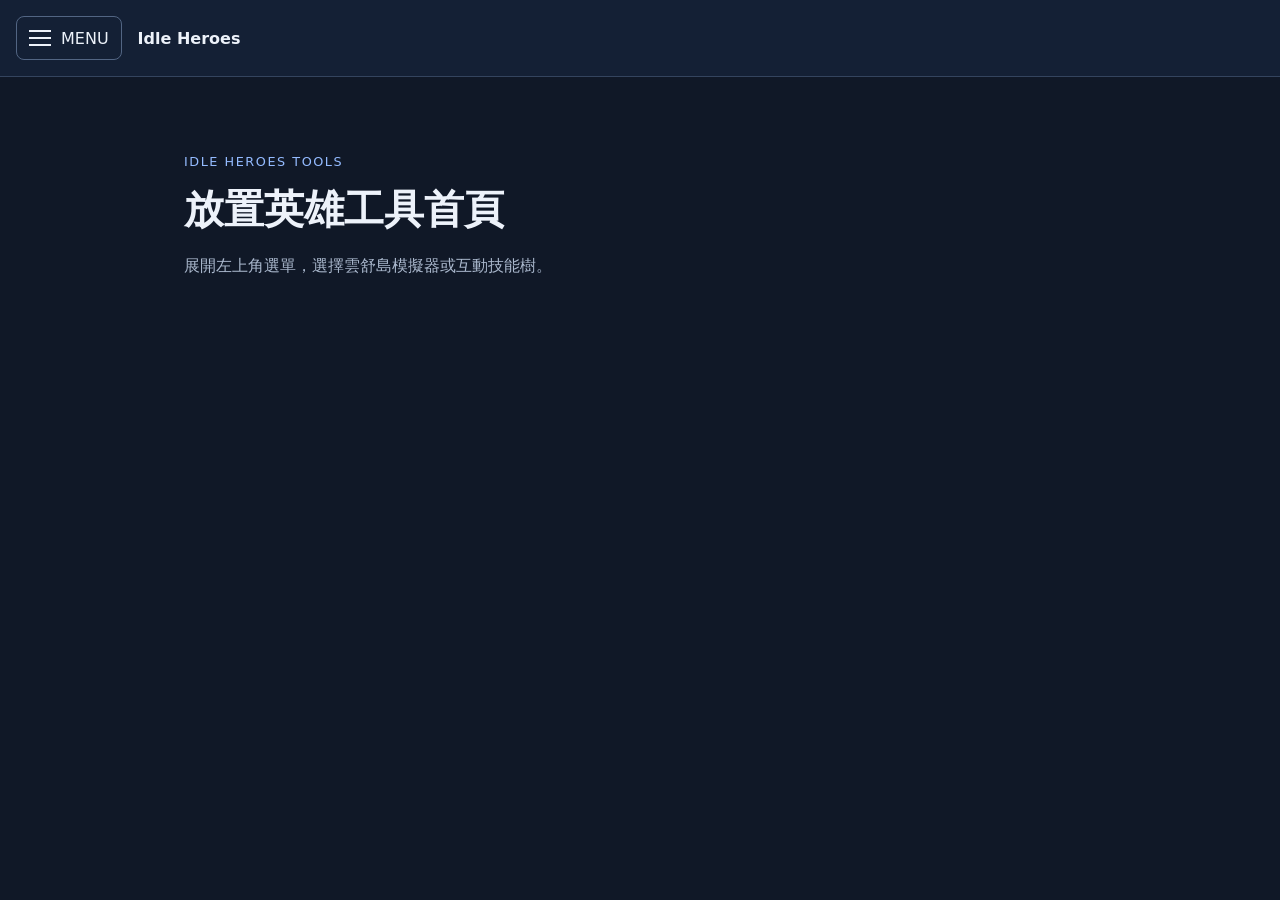
<file: index.html>
<!doctype html>
<html lang="zh-Hant">
  <head>
    <meta charset="utf-8">
    <meta name="viewport" content="width=device-width, initial-scale=1">
    <meta name="description" content="放置英雄工具首頁：雲舒島模擬器與互動技能樹。">
    <title>放置英雄工具首頁</title>
    <link rel="stylesheet" href="./site-navigation.css">
    <style>
      :root {
        color-scheme: dark;
        font-family: system-ui, sans-serif;
        background: #101827;
        color: #edf2fa;
      }

      * { box-sizing: border-box; }
      body { margin: 0; }
      main { max-width: 960px; margin: auto; padding: 64px 24px; }
      .eyebrow { color: #94bbff; letter-spacing: .12em; font-size: .8rem; }
      h1 { margin: 12px 0; font-size: clamp(1.8rem, 5vw, 2.5rem); }
      .description { color: #aab8cd; line-height: 1.6; }
    </style>
  </head>
  <body>
    <header class="site-header">
      <details class="site-navigation">
        <summary>
          <span class="site-hamburger" aria-hidden="true">
            <span></span>
            <span></span>
            <span></span>
          </span>
          <span>MENU</span>
        </summary>
        <nav aria-label="工具導覽">
          <a href="./index.html" aria-current="page">首頁</a>
          <a href="./Cloud/CloudIsland.html">雲舒島</a>
          <a href="./Imprint/imprint.html">印痕灌注</a>
        </nav>
      </details>
      <span class="site-name">Idle Heroes</span>
    </header>
    <main>
      <p class="eyebrow">IDLE HEROES TOOLS</p>
      <h1>放置英雄工具首頁</h1>
      <p class="description">展開左上角選單，選擇雲舒島模擬器或互動技能樹。</p>
    </main>
  </body>
</html>
</file>
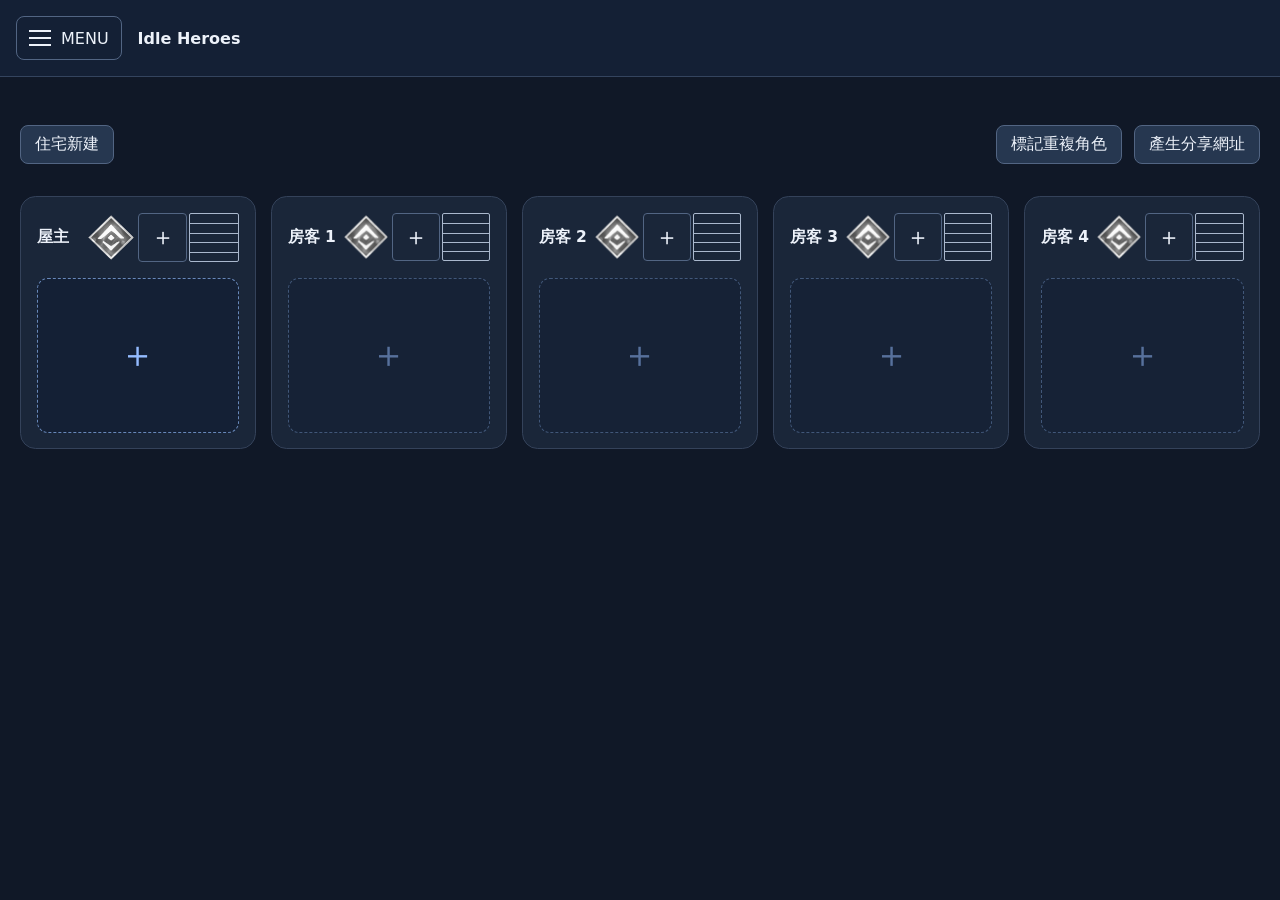
<file: Cloud/CloudIsland.html>
<!doctype html>
<html lang="zh-Hant">
  <head>
    <meta charset="utf-8">
    <meta name="viewport" content="width=device-width, initial-scale=1">
    <title>雲舒島模擬器</title>
    <link rel="stylesheet" href="../site-navigation.css">
    <style>
      :root {
        color-scheme: dark;
        font-family: system-ui, sans-serif;
        background: #101827;
        color: #edf2fa;
      }

      * { box-sizing: border-box; }
      body { margin: 0; }
      main { width: calc(100% - 40px); max-width: 1600px; margin: 48px auto; }
      h1 { margin: 8px 0 12px; font-size: clamp(1.8rem, 5vw, 2.5rem); }
      h2 { margin: 0; font-size: 1.25rem; }
      p { line-height: 1.6; }
      .muted { color: #aab8cd; }
      .group-controls { display: flex; flex-wrap: wrap; gap: 12px; margin-top: 20px; }
      .share-controls { display: flex; flex-wrap: wrap; justify-content: flex-end; gap: 12px; margin-left: auto; max-width: 100%; }
      #mark-duplicates[aria-pressed="true"] { background: #702633; border-color: #ff3344; }
      #share-result { margin-top: 20px; }
      #share-result label { display: block; margin-bottom: 8px; }
      #share-url {
        width: 100%;
        padding: 12px;
        border: 1px solid #526583;
        border-radius: 8px;
        background: #142035;
        color: inherit;
        font: inherit;
      }
      #groups { container-type: inline-size; }
      .picker-panels {
        display: grid;
        grid-template-columns: repeat(5, minmax(0, 1fr));
        align-items: start;
        gap: clamp(4px, 1.25cqw, 20px);
        margin-top: 32px;
        font-size: clamp(8px, 1cqw, 16px);
      }
      .panel {
        min-width: 0;
        padding: clamp(2px, 1.25cqw, 20px);
        border: 1px solid #34425a;
        border-radius: clamp(4px, 1.25cqw, 20px);
        background: #1a2639;
      }

      button { font: inherit; color: inherit; cursor: pointer; }
      button:focus-visible, .picker-panels:focus-visible, #share-url:focus-visible { outline: 3px solid #9fc2ff; outline-offset: 4px; }
      button:disabled { cursor: not-allowed; opacity: .5; }
      .panel-heading {
        display: flex;
        align-items: center;
        justify-content: space-between;
        gap: clamp(1px, .5cqw, 8px);
        min-height: clamp(24px, 4cqw, 56px);
        margin-bottom: clamp(4px, 1.25cqw, 20px);
      }
      .panel-actions {
        display: grid;
        grid-template-columns: repeat(3, minmax(0, 1fr));
        gap: 2px;
        width: calc(3 * clamp(24px, 4cqw, 56px) + 4px);
        max-width: 100%;
        min-width: 0;
        margin-left: auto;
      }
      .nirvana-button, .icon-picker, .slot-picker {
        width: 100%;
        min-width: 0;
        aspect-ratio: 1;
        padding: 1px;
        border: 1px solid transparent;
        border-radius: 4px;
        background: transparent;
      }
      .icon-picker {
        display: flex;
        align-items: center;
        justify-content: center;
        border-color: #526583;
        font-size: clamp(10px, 3cqw, 24px);
      }
      .icon-picker:hover, .slot-picker:hover { background: #34425a; }
      .icon-picker img { width: 100%; height: 100%; object-fit: contain; }
      .slot-picker {
        display: grid;
        grid-template-rows: repeat(5, minmax(0, 1fr));
        padding: 0;
        border-color: #aab8cd;
        border-radius: 2px;
        overflow: hidden;
      }
      .slot-cell { min-height: 0; }
      .slot-cell + .slot-cell { border-top: 1px solid #aab8cd; }
      .slot-color { background: var(--slot-color, #142035); }
      .slot-color[data-color="red"] { --slot-color: #ef4444; }
      .slot-color[data-color="blue"] { --slot-color: #3b82f6; }
      .slot-color[data-color="ochre"] { --slot-color: #c49a46; }
      .slot-color[data-color="green"] { --slot-color: #22c55e; }
      .slot-color[data-color="purple"] { --slot-color: #a855f7; }
      .slot-color[data-color="pink"] { --slot-color: #ec4899; }
      .nirvana-button img {
        display: block;
        width: 100%;
        height: 100%;
        object-fit: contain;
        filter: grayscale(1);
      }
      .nirvana-button[aria-pressed="true"] { border-color: #efbe6a; }
      .nirvana-button[aria-pressed="true"] img { filter: none; }
      .image-picker {
        position: relative;
        display: flex;
        flex-direction: column;
        align-items: center;
        justify-content: center;
        gap: clamp(3px, .75cqw, 12px);
        width: 100%;
        min-height: clamp(64px, 12.5cqw, 200px);
        padding: clamp(2px, 1.25cqw, 20px);
        overflow-wrap: anywhere;
        border: clamp(1px, .125cqw, 2px) dashed #6888b9;
        border-radius: clamp(3px, .875cqw, 14px);
        background: #142035;
      }
      .image-picker:hover:not(:disabled) { background: #20314c; border-color: #9fc2ff; }
      .image-picker.is-nirvana { background: #4a321d; border-color: #efbe6a; }
      .image-picker.is-nirvana:hover:not(:disabled) { background: #634323; border-color: #ffda92; }
      .image-picker.is-duplicate::after {
        content: "";
        position: absolute;
        inset: 0;
        border: 4px solid #ff3344;
        border-radius: inherit;
        box-shadow: 0 0 6px #ff3344;
        pointer-events: none;
      }
      .image-picker > * { max-width: 100%; }
      .image-picker strong:empty { display: none; }
      .section-title {
        margin: 0;
        font-size: clamp(7px, 1.25cqw, 20px);
        white-space: nowrap;
      }
      .placeholder { font-size: clamp(18px, 3cqw, 48px); color: #94bbff; }
      .preview {
        width: min(100%, clamp(32px, 7cqw, 112px));
        height: auto;
        aspect-ratio: 112 / 118;
        object-fit: contain;
      }
      .error { color: #ffb3b3; overflow-wrap: anywhere; }

      dialog {
        width: min(760px, calc(100% - 32px));
        max-height: 85vh;
        max-height: 85dvh;
        padding: 0;
        border: 1px solid #526583;
        border-radius: 20px;
        background: #1a2639;
        color: inherit;
      }
      dialog::backdrop { background: rgb(4 10 20 / 80%); }
      .dialog-content { padding: 24px; }
      .dialog-header { display: flex; align-items: center; justify-content: space-between; gap: 16px; }
      #dialog-title { font-weight: normal; }
      .close-button, .group-button {
        flex-shrink: 0;
        padding: 8px 14px;
        border: 1px solid #526583;
        border-radius: 8px;
        background: #263750;
      }
      .group-button:hover { background: #344b6a; }
      .image-grid {
        display: grid;
        grid-template-columns: repeat(auto-fit, minmax(108px, 1fr));
        gap: 12px;
        margin-top: 20px;
      }
      .image-option {
        display: flex;
        flex-direction: column;
        align-items: center;
        gap: 8px;
        min-width: 0;
        padding: 12px 6px;
        border: 2px solid #344763;
        border-radius: 12px;
        background: #142035;
      }
      .image-option:hover:not(:disabled) { border-color: #9fc2ff; background: #20314c; }
      .image-option[aria-pressed="true"] { border-color: #9fc2ff; background: #2c4265; }
      .image-option img { width: 94px; height: 99px; object-fit: contain; }
      .image-option span { max-width: 100%; overflow-wrap: anywhere; font-size: .85rem; }
      .image-option-none { min-height: 128px; justify-content: center; }
      .core-options { grid-template-columns: repeat(3, minmax(0, 1fr)); }
      .core-options .image-option img { width: min(94px, 100%); height: auto; aspect-ratio: 1; }
      #clear-core { margin-top: 16px; }
      .slot-options {
        display: grid;
        grid-template-columns: repeat(5, minmax(0, 1fr));
        gap: clamp(8px, 3vw, 24px);
        row-gap: 8px;
        margin-top: 24px;
      }
      .slot-label {
        grid-column: 1;
        grid-row: 2;
        justify-self: center;
        font-size: clamp(12px, 2vw, 16px);
      }
      .slot-circle {
        display: flex;
        align-items: center;
        justify-content: center;
        justify-self: center;
        width: 100%;
        max-width: 88px;
        aspect-ratio: 1;
        padding: 2px;
        border: 2px solid #aab8cd;
        border-radius: 50%;
      }
      .slot-circle:hover { border-color: #9fc2ff; background: #20314c; }
      .slot-circle img { width: 100%; height: 100%; object-fit: contain; }
      .slot-circle span { font-size: clamp(18px, 4vw, 32px); }

      @container (max-width: 600px) {
        .panel { padding: clamp(1px, .35cqw, 2px); }
        .panel-heading { flex-direction: column; align-items: stretch; gap: 4px; }
      }

      @media (max-width: 420px) {
        main { width: calc(100% - 32px); margin: 28px auto; }
        .dialog-content { padding: 16px; }
      }
    </style>
  </head>
  <body>
    <header class="site-header">
      <details class="site-navigation">
        <summary>
          <span class="site-hamburger" aria-hidden="true">
            <span></span>
            <span></span>
            <span></span>
          </span>
          <span>MENU</span>
        </summary>
        <nav aria-label="工具導覽">
          <a href="../index.html">首頁</a>
          <a href="./CloudIsland.html" aria-current="page">雲舒島</a>
          <a href="../Imprint/imprint.html">印痕灌注</a>
        </nav>
      </details>
      <span class="site-name">Idle Heroes</span>
    </header>
    <main>
      <div class="group-controls">
        <button id="add-group" class="group-button" type="button" aria-controls="groups">住宅新建</button>
        <button id="delete-group" class="group-button" type="button" aria-controls="groups" hidden>住宅拆遷</button>
        <div class="share-controls">
          <button id="mark-duplicates" class="group-button" type="button" aria-controls="groups" aria-pressed="false">標記重複角色</button>
          <button id="share-settings" class="group-button" type="button" aria-controls="share-result">產生分享網址</button>
        </div>
      </div>
      <div id="share-result" hidden>
        <label for="share-url">分享網址</label>
        <input id="share-url" type="text" readonly>
        <p id="share-status" class="muted" role="status"></p>
      </div>
      <p id="state-error" class="error" role="alert" hidden></p>
      <div id="groups"></div>
      <noscript><p class="error">請啟用 JavaScript，才能開啟圖片選項。</p></noscript>
    </main>

    <template id="group-template">
      <div class="picker-panels selection-group" role="group" tabindex="0">
        <section class="panel">
          <h1 class="section-title">屋主</h1>
          <button class="image-picker landlord-picker" type="button"
            aria-haspopup="dialog" aria-controls="image-dialog">
            <span class="placeholder" aria-hidden="true">＋</span>
            <img class="preview" alt="" hidden>
            <strong></strong>
          </button>
          <p class="error" role="alert" hidden></p>
        </section>
        <section class="panel">
          <h2 class="section-title">房客 1</h2>
          <button class="image-picker tenant-picker" type="button"
            aria-haspopup="dialog" aria-controls="image-dialog" disabled>
            <span class="placeholder" aria-hidden="true">＋</span>
            <img class="preview" alt="" hidden>
            <strong></strong>
          </button>
          <p class="error" role="alert" hidden></p>
        </section>
        <section class="panel">
          <h2 class="section-title">房客 2</h2>
          <button class="image-picker tenant-picker" type="button"
            aria-haspopup="dialog" aria-controls="image-dialog" disabled>
            <span class="placeholder" aria-hidden="true">＋</span>
            <img class="preview" alt="" hidden>
            <strong></strong>
          </button>
          <p class="error" role="alert" hidden></p>
        </section>
        <section class="panel">
          <h2 class="section-title">房客 3</h2>
          <button class="image-picker tenant-picker" type="button"
            aria-haspopup="dialog" aria-controls="image-dialog" disabled>
            <span class="placeholder" aria-hidden="true">＋</span>
            <img class="preview" alt="" hidden>
            <strong></strong>
          </button>
          <p class="error" role="alert" hidden></p>
        </section>
        <section class="panel">
          <h2 class="section-title">房客 4</h2>
          <button class="image-picker tenant-picker" type="button"
            aria-haspopup="dialog" aria-controls="image-dialog" disabled>
            <span class="placeholder" aria-hidden="true">＋</span>
            <img class="preview" alt="" hidden>
            <strong></strong>
          </button>
          <p class="error" role="alert" hidden></p>
        </section>
      </div>
    </template>

    <dialog id="image-dialog" aria-label="圖片選擇">
      <div class="dialog-content">
        <div class="dialog-header">
          <h2 id="dialog-title">選擇圖片即可套用；按 Esc 可取消。</h2>
          <button id="close-dialog" class="close-button" type="button" autofocus>關閉</button>
        </div>
        <p id="gallery-error" class="error" role="alert" hidden></p>
        <div id="image-options" class="image-grid"></div>
        <button id="clear-core" class="group-button" type="button" hidden>清除此格</button>
      </div>
    </dialog>

    <dialog id="slot-dialog" aria-labelledby="slot-dialog-title">
      <div class="dialog-content">
        <div class="dialog-header">
          <h2 id="slot-dialog-title">根源灌注</h2>
          <button id="close-slot-dialog" class="close-button" type="button" autofocus>關閉</button>
        </div>
        <div class="slot-options" role="group" aria-label="根源灌注：由左至右對應由下往上的五格">
          <button class="slot-circle slot-color" type="button" aria-label="第 1 格根源：無" aria-describedby="core-foundation-label" aria-haspopup="dialog" aria-controls="image-dialog"></button>
          <button class="slot-circle slot-color" type="button" aria-label="第 2 格根源：無" aria-haspopup="dialog" aria-controls="image-dialog"></button>
          <button class="slot-circle slot-color" type="button" aria-label="第 3 格根源：無" aria-haspopup="dialog" aria-controls="image-dialog"></button>
          <button class="slot-circle slot-color" type="button" aria-label="第 4 格根源：無" aria-haspopup="dialog" aria-controls="image-dialog"></button>
          <button class="slot-circle slot-color" type="button" aria-label="第 5 格根源：無" aria-haspopup="dialog" aria-controls="image-dialog"></button>
          <span id="core-foundation-label" class="slot-label">基石</span>
        </div>
        <p id="slot-error" class="error" role="alert" hidden></p>
      </div>
    </dialog>

    <script src="../shared-state.js"></script>
    <script>
      // 直接調整陣列項目的位置即可改變顯示順序；程式不會重新排序。
      const landlordImages = [
        { filename: "lethia_trans.png", name: "Lethia" },
        { filename: "erskor_trans.png", name: "Erskor" },
        { filename: "umbrion_trans.png", name: "Umbrion" },
        { filename: "mareia_trans.png", name: "Mareia" },
        { filename: "oscar_trans.png", name: "Oscar" },
        { filename: "madeleine_trans.png", name: "Madeleine" },
        { filename: "basilisk_trans.png", name: "Basilisk" },
        { filename: "ignacia_trans.png", name: "Ignacia" },
        { filename: "vespera_trans.png", name: "Vespera" },
        { filename: "sylvie_trans.png", name: "Sylvie" },
        { filename: "finn_trans.png", name: "Finn" },
        { filename: "wukong_trans.png", name: "Wukong" },
        { filename: "haig_trans.png", name: "Haig" },
        { filename: "williams_trans.png", name: "Williams" },
        { filename: "melissa_trans.png", name: "Melissa" },
        { filename: "alikita_trans.png", name: "Alikita" },
        { filename: "luna_trans.png", name: "Luna" },
        { filename: "patricia_trans.png", name: "Patricia" },
        { filename: "yorhm_trans.png", name: "Yorhm" },
        { filename: "gaggie_trans.png", name: "Gaggie" },
        { filename: "betty_trans.png", name: "Betty" },
        { filename: "natalie_trans.png", name: "Natalie" },
        { filename: "geester_trans.png", name: "Geester" },
        { filename: "aylamak_trans.png", name: "Aylamak" },
        { filename: "elena_trans.png", name: "Elena" },
        { filename: "vulcan_trans.png", name: "Vulcan" },
        { filename: "aranea_trans.png", name: "Aranea" },
        { filename: "azrael_trans.png", name: "Azrael" },
        { filename: "mockman_trans.png", name: "Mockman" },
        { filename: "freya_trans.png", name: "Freya" },
        { filename: "holmes_trans.png", name: "Holmes" },
        { filename: "eos_trans.png", name: "Eos" },
        { filename: "aspen_trans.png", name: "Aspen" },
        { filename: "vesa_trans.png", name: "Vesa" },
        { filename: "jahra_trans.png", name: "Jahra" },
        { filename: "asmodel_trans.png", name: "Asmodel" },
        { filename: "halora_trans.png", name: "Halora" },
        { filename: "xia_trans.png", name: "Xia" },
      ];

      const allTenantImages = [
        "alikita.png",
        "alikita_trans.png",
        "annabelle.png",
        "aranea.png",
        "aranea_trans.png",
        "asmodel.png",
        "asmodel_trans.png",
        "aylamak.png",
        "aylamak_trans.png",
        "azrael.png",
        "azrael_trans.png",
        "basilisk.png",
        "basilisk_trans.png",
        "betty.png",
        "betty_trans.png",
        "elena.png",
        "elena_trans.png",
        "erskor.png",
        "erskor_trans.png",
        "finn.png",
        "finn_trans.png",
        "freya.png",
        "gaggie.png",
        "geester.png",
        "geester_trans.png",
        "haig.png",
        "haig_trans.png",
        "ignacia.png",
        "ignacia_trans.png",
        "jahra_trans.png",
        "lethia.png",
        "lethia_trans.png",
        "luna.png",
        "luna_trans.png",
        "madeleine.png",
        "madeleine_trans.png",
        "mareia.png",
        "mareia_trans.png",
        "melissa.png",
        "melissa_trans.png",
        "natalie.png",
        "natalie_trans.png",
        "oscar.png",
        "oscar_trans.png",
        "patricia.png",
        "patricia_trans.png",
        "sylvie.png",
        "sylvie_trans.png",
        "umbrion.png",
        "umbrion_trans.png",
        "vesa_trans.png",
        "vespera.png",
        "vespera_trans.png",
        "vulcan.png",
        "waldeck.png",
        "williams.png",
        "williams_trans.png",
        "wukong.png",
        "wukong_trans.png",
        "yorhm.png",
        "yorhm_trans.png",
      ];

      // tenantImages[i] 對應 landlordImages[i]；可將 [...allTenantImages] 換成指定檔名陣列。
      const tenantImages = [
        ["lethia.png", "umbrion.png"], // 0: lethia_trans.png
        ["erskor.png", "mareia.png"], // 1: erskor_trans.png
        ["umbrion.png", "oscar.png"], // 2: umbrion_trans.png
        ["mareia.png", "madeleine.png"], // 3: mareia_trans.png
        ["oscar.png", "basilisk.png"], // 4: oscar_trans.png
        ["madeleine.png", "ignacia.png"], // 5: madeleine_trans.png
        ["basilisk.png", "wukong.png"], // 6: basilisk_trans.png
        ["ignacia.png", "melissa.png"], // 7: ignacia_trans.png
        ["vespera.png", "haig.png"], // 8: vespera_trans.png
        ["sylvie.png", "alikita.png"], // 9: sylvie_trans.png
        ["finn.png", "williams.png"], // 10: finn_trans.png
        ["wukong.png", "luna.png"], // 11: wukong_trans.png
        ["haig.png", "yorhm.png"], // 12: haig_trans.png
        ["williams.png", "geester.png"], // 13: williams_trans.png
        ["melissa.png", "annabelle.png"], // 14: melissa_trans.png
        ["alikita.png", "freya.png"], // 15: alikita_trans.png
        ["luna.png", "natalie.png"], // 16: luna_trans.png
        ["patricia.png", "gaggie.png"], // 17: patricia_trans.png
        ["yorhm.png", "freya.png"], // 18: yorhm_trans.png
        ["gaggie.png", "betty.png"], // 19: gaggie_trans.png
        ["betty.png", "geester.png"], // 20: betty_trans.png
        ["natalie.png", "mockman.png"], // 21: natalie_trans.png
        ["geester.png", "natalie.png"], // 22: geester_trans.png
        ["aylamak.png", "saja.png"], // 23: aylamak_trans.png
        ["elena.png", "mockman.png"], // 24: elena_trans.png
        ["vulcan.png", "mockman.png"], // 25: vulcan_trans.png
        ["aranea.png", "natasha.png"], // 26: aranea_trans.png
        ["azrael.png", "eloise.png"], // 27: azrael_trans.png
        ["mockman.png", "phorcys.png"], // 28: mockman_trans.png
        ["freya.png", "annabelle.png"], // 29: freya_trans.png
        ["holmes.png", "xiahou.png"], // 30: holmes_trans.png
        ["eos.png", "russell.png"], // 31: eos_trans.png
        ["aspen.png", "drake.png"], // 32: aspen_trans.png
        ["vesa.png", "rogan.png"], // 33: vesa_trans.png
        ["jahra.png", "ithaqua.png"], // 34: jahra_trans.png
        ["asmodel.png", "andrea.png"], // 35: asmodel_trans.png
        ["halora.png", "ignis.png"], // 36: halora_trans.png
        ["xia.png", "fiona.png"], // 37: xia_trans.png
      ];

      // 房客 2～4 各自使用獨立清單，索引同樣對應 landlordImages。
      const tenantImages2 = [
        ["basilisk_trans.png", "oscar.png"], // 0: lethia_trans.png
        ["ignacia_trans.png", "madeleine.png"], // 1: erskor_trans.png
        ["sylvie_trans.png", "mareia.png"], // 2: umbrion_trans.png
        ["vespera_trans.png", "basilisk.png", "lethia_trans.png"], // 3: mareia_trans.png
        ["haig_trans.png", "vespera.png"], // 4: oscar_trans.png
        ["finn_trans.png", "sylvie.png", "mareia_trans.png"], // 5: madeleine_trans.png
        ["wukong_trans.png", "williams.png", "erskor_trans.png"], // 6: basilisk_trans.png
        ["williams_trans.png", "natalie.png", "umbrion_trans.png"], // 7: ignacia_trans.png
        ["betty_trans.png", "freya.png", "madeleine_trans.png"], // 8: vespera_trans.png
        ["melissa_trans.png", "luna.png", "oscar_trans.png"], // 9: sylvie_trans.png
        ["geester_trans.png", "natalie.png", "basilisk_trans.png"], // 10: finn_trans.png
        ["azrael_trans.png", "alikita.png", "ignacia_trans.png"], // 11: wukong_trans.png
        ["asmodel_trans.png", "melissa.png", "vespera_trans.png"], // 12: haig_trans.png
        ["patricia_trans.png", "aranea.png", "sylvie_trans.png"], // 13: williams_trans.png
        ["elena_trans.png", "waldeck.png", "finn_trans.png"], // 14: melissa_trans.png
        ["betty_trans.png", "azrael.png", "wukong_trans.png"], // 15: alikita_trans.png
        ["yorhm_trans.png", "gaggie.png", "williams_trans.png"], // 16: luna_trans.png
        ["natalie_trans.png", "yorhm.png", "haig_trans.png"], // 17: patricia_trans.png
        ["geester_trans.png", "aylamak.png", "melissa_trans.png"], // 18: yorhm_trans.png
        ["jahra_trans.png", "freya.png", "alikita_trans.png"], // 19: gaggie_trans.png
        ["azrael_trans.png", "elena.png", "patricia_trans.png"], // 20: betty_trans.png
        ["geester_trans.png", "betty.png", "luna_trans.png"], // 21: natalie_trans.png
        ["azrael_trans.png", "vulcan.png", "gaggie_trans.png"], // 22: geester_trans.png
        ["holmes_trans.png", "vulcan.png", "yorhm_trans.png"], // 23: aylamak_trans.png
        ["aspen_trans.png", "aranea.png", "betty_trans.png"], // 24: elena_trans.png
        ["eos_trans.png", "andrea.png", "geester_trans.png"], // 25: vulcan_trans.png
        ["vesa_trans.png", "azrael.png", "elena_trans.png"], // 26: aranea_trans.png
        ["xia_trans.png", "annabelle.png", "vulcan_trans.png"], // 27: azrael_trans.png
        ["xia_trans.png", "onkirimaru.png", "aranea_trans.png"], // 28: mockman_trans.png
        ["vesa_trans.png", "waldeck.png", "azrael_trans.png"], // 29: freya_trans.png
        ["xia_trans.png", "annabelle.png", "mockman_trans.png"], // 30: holmes_trans.png
        ["vesa_trans.png", "annabelle.png", "holmes_trans.png"], // 31: eos_trans.png
        ["halora_trans.png", "carrie.png", "mockman_trans.png"], // 32: aspen_trans.png
        ["xia_trans.png", "xiahou.png", "freya_trans.png"], // 33: vesa_trans.png
        ["halora_trans.png", "tix.png", "holmes_trans.png"], // 34: jahra_trans.png
        ["jahra_trans.png", "russell.png", "eos_trans.png"], // 35: asmodel_trans.png
        ["asmodel_trans.png", "waldeck.png", "freya_trans.png"], // 36: halora_trans.png
        ["halora_trans.png", "sherlock.png", "aspen_trans.png"], // 37: xia_trans.png
      ];

      const tenantImages3 = [
        ["basilisk.png"], // 0: lethia_trans.png
        ["ignacia.png"], // 1: erskor_trans.png
        ["sylvie.png"], // 2: umbrion_trans.png
        ["vespera.png"], // 3: mareia_trans.png
        ["haig.png"], // 4: oscar_trans.png
        ["finn.png"], // 5: madeleine_trans.png
        ["finn.png"], // 6: basilisk_trans.png
        ["williams.png"], // 7: ignacia_trans.png
        ["betty.png"], // 8: vespera_trans.png
        ["melissa.png"], // 9: sylvie_trans.png
        ["geester.png"], // 10: finn_trans.png
        ["azrael.png"], // 11: wukong_trans.png
        ["asmodel.png"], // 12: haig_trans.png
        ["patricia.png"], // 13: williams_trans.png
        ["elena.png"], // 14: melissa_trans.png
        ["betty.png"], // 15: alikita_trans.png
        ["yorhm.png"], // 16: luna_trans.png
        ["natalie.png"], // 17: patricia_trans.png
        ["geester.png"], // 18: yorhm_trans.png
        ["aylamak.png"], // 19: gaggie_trans.png
        ["azrael.png", "yorhm.png"], // 20: betty_trans.png
        ["eos.png", "aylamak.png"], // 21: natalie_trans.png
        ["azrael.png", "gaggie.png"], // 22: geester_trans.png
        ["fiona.png", "geester.png"], // 23: aylamak_trans.png
        ["vulcan.png", "annabelle.png"], // 24: elena_trans.png
        ["azrael.png", "tussilago.png"], // 25: vulcan_trans.png
        ["freya.png", "annabelle.png"], // 26: aranea_trans.png
        ["natasha.png", "holmes.png"], // 27: azrael_trans.png
        ["eloise.png", "freya.png"], // 28: mockman_trans.png
        ["xiahou.png", "gloria.png"], // 29: freya_trans.png
        ["saja.png", "eos.png"], // 30: holmes_trans.png
        ["xiahou.png", "natasha.png"], // 31: eos_trans.png
        ["onkirimaru.png", "amenra.png"], // 32: aspen_trans.png
        ["flora.png", "aranea.png"], // 33: vesa_trans.png
        ["eloise.png", "annabelle.png"], // 34: jahra_trans.png
        ["tussilago.png", "saja.png"], // 35: asmodel_trans.png
        ["gloria.png", "morax.png"], // 36: halora_trans.png
        ["onkirimaru.png", "inosuke.png"], // 37: xia_trans.png
      ];

      const tenantImages4 = [
        ["oscar_trans.png"], // 0: lethia_trans.png
        ["umbrion_trans.png"], // 1: erskor_trans.png
        ["madeleine_trans.png"], // 2: umbrion_trans.png
        ["ignacia_trans.png"], // 3: mareia_trans.png
        ["melissa_trans.png"], // 4: oscar_trans.png
        ["basilisk_trans.png", "lethia_trans.png"], // 5: madeleine_trans.png
        ["sylvie_trans.png"], // 6: basilisk_trans.png
        ["finn_trans.png"], // 7: ignacia_trans.png
        ["williams_trans.png", "erskor_trans.png"], // 8: vespera_trans.png
        ["haig_trans.png"], // 9: sylvie_trans.png
        ["luna_trans.png"], // 10: finn_trans.png
        ["yorhm_trans.png", "umbrion_trans.png"], // 11: wukong_trans.png
        ["jahra_trans.png"], // 12: haig_trans.png
        ["asmodel_trans.png", "madeleine_trans.png"], // 13: williams_trans.png
        ["vesa_trans.png", "mareia_trans.png"], // 14: melissa_trans.png
        ["aranea_trans.png", "basilisk_trans.png"], // 15: alikita_trans.png
        ["betty_trans.png", "vespera_trans.png", "oscar_trans.png"], // 16: luna_trans.png
        ["aylamak_trans.png", "sylvie_trans.png", "ignacia_trans.png"], // 17: patricia_trans.png
        ["natalie_trans.png", "alikita_trans.png", "finn_trans.png"], // 18: yorhm_trans.png
        ["aylamak_trans.png", "vulcan.png", "wukong_trans.png"], // 19: gaggie_trans.png
        ["aranea_trans.png", "natalie.png", "williams_trans.png"], // 20: betty_trans.png
        ["vulcan_trans.png", "melissa_trans.png", "gaggie_trans.png"], // 21: natalie_trans.png
        ["elena_trans.png", "yorhm_trans.png", "haig_trans.png"], // 22: geester_trans.png
        ["xia_trans.png", "elena.png", "luna_trans.png"], // 23: aylamak_trans.png
        ["vesa_trans.png", "azrael.png", "patricia_trans.png"], // 24: elena_trans.png
        ["asmodel_trans.png", "aranea.png", "natalie_trans.png"], // 25: vulcan_trans.png
        ["halora_trans.png", "elena.png", "betty_trans.png"], // 26: aranea_trans.png
        ["freya_trans.png", "aranea.png", "geester_trans.png"], // 27: azrael_trans.png
        ["jahra_trans.png", "saja.png", "aylamak_trans.png"], // 28: mockman_trans.png
        ["asmodel_trans.png", "eos.png", "natalie_trans.png"], // 29: freya_trans.png
        ["eos_trans.png", "azrael.png", "aylamak_trans.png"], // 30: holmes_trans.png
        ["aspen_trans.png", "vulcan.png", "vulcan_trans.png"], // 31: eos_trans.png
        ["asmodel_trans.png", "mockman.png", "elena_trans.png"], // 32: aspen_trans.png
        ["jahra_trans.png", "freya.png", "aranea_trans.png"], // 33: vesa_trans.png
        ["xia_trans.png", "holmes.png", "elena_trans.png"], // 34: jahra_trans.png
        ["halora_trans.png", "eos.png", "vulcan_trans.png"], // 35: asmodel_trans.png
        ["jahra_trans.png", "delacium.png", "aranea_trans.png"], // 36: halora_trans.png
        ["asmodel_trans.png", "gloria.png", "azrael_trans.png"], // 37: xia_trans.png
      ];

      const tenantConfigurations = [
        { images: tenantImages, arrayName: "tenantImages" },
        { images: tenantImages2, arrayName: "tenantImages2" },
        { images: tenantImages3, arrayName: "tenantImages3" },
        { images: tenantImages4, arrayName: "tenantImages4" },
      ];
      const selectableIcons = [
        { filename: "Nova.png", name: "聖焰" },
        { filename: "Pupil.png", name: "深瞳" },
        { filename: "Specter.png", name: "求知" },
        { filename: "Plume.png", name: "時刻" },
        { filename: "Bloom.png", name: "創生" },
        { filename: "Butterfly.png", name: "幻蝶" },
        { filename: "Netherfish.png", name: "冥魚" },
        { filename: "Spiral.png", name: "天城" },
      ];
      const coreOptions = [
        { filename: "Core_Rage.png", name: "Rage", color: "red", colorName: "紅色" },
        { filename: "Core_Urgen.png", name: "Urgen", color: "blue", colorName: "藍色" },
        { filename: "Core_Stability.png", name: "Stability", color: "ochre", colorName: "土黃色" },
        { filename: "Core_Rebirth.png", name: "Rebirth", color: "green", colorName: "綠色" },
        { filename: "Core_Furnace.png", name: "Furnace", color: "purple", colorName: "紫色" },
        { filename: "Core_Harmony.png", name: "Harmony", color: "pink", colorName: "桃紅色" },
      ];
      const coreSlotCount = 5;
      const shareBaseUrl = "https://howlongbean.github.io/idleheroes.github.io/Cloud/CloudIsland.html";
      const groups = [];
      const groupsContainer = document.getElementById("groups");
      const groupTemplate = document.getElementById("group-template");
      const addGroupButton = document.getElementById("add-group");
      const deleteGroupButton = document.getElementById("delete-group");
      const shareSettingsButton = document.getElementById("share-settings");
      const markDuplicatesButton = document.getElementById("mark-duplicates");
      const stateError = document.getElementById("state-error");
      const dialog = document.getElementById("image-dialog");
      const slotDialog = document.getElementById("slot-dialog");
      const slotDialogTitle = document.getElementById("slot-dialog-title");
      const slotCircles = Array.from(slotDialog.querySelectorAll(".slot-circle"));
      const slotError = document.getElementById("slot-error");
      const clearCoreButton = document.getElementById("clear-core");
      const options = document.getElementById("image-options");
      const galleryError = document.getElementById("gallery-error");
      let nextGroupId = 1;
      let markDuplicates = false;

      const { invalidateShareUrl, generateShareUrl } = createShareControls({
        baseUrl: shareBaseUrl,
        getState: () => ({
          version: 4,
          groups: groups.map(group => ({
            landlord: group.selectedFile,
            tenants: group.tenantSlots.map(slot => slot.selectedFile),
            nirvana: [...group.nirvana],
            icons: [...group.icons],
            cores: group.cores.map(selection => [...selection]),
          })),
        }),
        validateState: validateSharedState,
      });

      addGroupButton.addEventListener("click", addGroup);
      deleteGroupButton.addEventListener("click", deleteGroup);
      shareSettingsButton.addEventListener("click", generateShareUrl);
      markDuplicatesButton.addEventListener("click", () => {
        markDuplicates = !markDuplicates;
        markDuplicatesButton.setAttribute("aria-pressed", String(markDuplicates));
        updateDuplicateMarkers();
      });
      for (const [modal, closeButtonId] of [[dialog, "close-dialog"], [slotDialog, "close-slot-dialog"]]) {
        document.getElementById(closeButtonId).addEventListener("click", () => modal.close());
        modal.addEventListener("click", (event) => {
          if (event.target === modal) modal.close();
        });
        modal.addEventListener("keydown", (event) => {
          if (event.key === "Escape") {
            event.preventDefault();
            modal.close();
          }
        });
      }
      slotDialog.addEventListener("close", () => {
        if (dialog.open && options.classList.contains("core-options")
          && dialog.dataset.groupId === slotDialog.dataset.groupId) {
          dialog.close();
        }
      });

      function addGroup() {
        const number = nextGroupId++;
        const element = groupTemplate.content.firstElementChild.cloneNode(true);
        element.id = `group-${number}`;
        element.setAttribute("aria-label", `第 ${number} 組屋主與房客選擇`);
        element.querySelectorAll(".panel").forEach((panel, index) => {
          const heading = panel.querySelector(".section-title");
          heading.id = `${element.id}-title-${index}`;
          panel.setAttribute("aria-labelledby", heading.id);
          panel.querySelector(".image-picker").setAttribute("aria-labelledby", heading.id);
          const header = document.createElement("div");
          header.className = "panel-heading";
          heading.before(header);
          header.append(heading);
          const toggle = document.createElement("button");
          toggle.type = "button";
          toggle.className = "nirvana-button";
          toggle.setAttribute("aria-label", `第 ${number} 組${heading.textContent} Nirvana`);
          toggle.setAttribute("aria-pressed", "false");
          toggle.title = "切換 Nirvana";
          const icon = document.createElement("img");
          icon.alt = "";
          const iconError = document.createElement("p");
          iconError.className = "error nirvana-error";
          iconError.setAttribute("role", "alert");
          iconError.hidden = true;
          icon.addEventListener("error", () => {
            toggle.disabled = true;
            iconError.textContent = "無法載入 Nirvana 圖示，請確認 Icons/Nirvana.png 存在。";
            iconError.hidden = false;
          });
          icon.src = "./Icons/Nirvana.png";
          toggle.append(icon);
          const actions = document.createElement("div");
          actions.className = "panel-actions";
          actions.append(toggle);
          header.append(actions);
          panel.append(iconError);

          const iconPicker = document.createElement("button");
          iconPicker.type = "button";
          iconPicker.className = "icon-picker";
          iconPicker.dataset.label = `第 ${number} 組${heading.textContent}圖示`;
          iconPicker.setAttribute("aria-label", `${iconPicker.dataset.label}：無`);
          iconPicker.setAttribute("aria-haspopup", "dialog");
          iconPicker.setAttribute("aria-controls", "image-dialog");
          iconPicker.title = "選擇圖示（目前：無）";
          const plus = document.createElement("span");
          plus.textContent = "＋";
          plus.setAttribute("aria-hidden", "true");
          const selectedIcon = document.createElement("img");
          selectedIcon.alt = "";
          selectedIcon.hidden = true;
          const selectionError = document.createElement("p");
          selectionError.className = "error icon-selection-error";
          selectionError.setAttribute("role", "alert");
          selectionError.hidden = true;
          selectedIcon.addEventListener("error", () => {
            if (!selectedIcon.hasAttribute("src")) return;
            selectionError.textContent = `無法載入 Icons/${selectedIcon.dataset.filename}，請確認圖示存在。`;
            selectionError.hidden = false;
          });
          iconPicker.append(plus, selectedIcon);
          actions.append(iconPicker);
          panel.append(selectionError);

          const slotPicker = document.createElement("button");
          slotPicker.type = "button";
          slotPicker.className = "slot-picker";
          slotPicker.dataset.label = `第 ${number} 組${heading.textContent}根源灌注`;
          slotPicker.setAttribute("aria-label", `${slotPicker.dataset.label}：尚未設定`);
          slotPicker.setAttribute("aria-haspopup", "dialog");
          slotPicker.setAttribute("aria-controls", "slot-dialog");
          slotPicker.title = "根源灌注";
          for (let slot = 0; slot < coreSlotCount; slot++) {
            const cell = document.createElement("span");
            cell.className = "slot-cell slot-color";
            cell.setAttribute("aria-hidden", "true");
            slotPicker.append(cell);
          }
          actions.append(slotPicker);
        });

        const picker = element.querySelector(".landlord-picker");
        const tenantPickers = element.querySelectorAll(".tenant-picker");
        const group = {
          element,
          selectedFile: null,
          selectedLandlordIndex: -1,
          nirvana: Array(tenantConfigurations.length + 1).fill(false),
          icons: Array(tenantConfigurations.length + 1).fill(null),
          cores: Array.from({ length: tenantConfigurations.length + 1 }, () => Array(coreSlotCount).fill(null)),
          tenantSlots: tenantConfigurations.map((configuration, index) => ({
            ...configuration,
            button: tenantPickers[index],
            selectedFile: null,
          })),
        };

        element.querySelectorAll(".nirvana-button").forEach((toggle, index) => {
          toggle.addEventListener("click", () => setNirvana(group, index, !group.nirvana[index]));
        });
        element.querySelectorAll(".slot-picker").forEach((slotPicker, index) => {
          slotPicker.addEventListener("click", () => {
            slotDialog.dataset.groupId = element.id;
            slotDialog.dataset.panelIndex = String(index);
            slotDialogTitle.textContent = "根源灌注";
            renderCoreDialog(group, index);
            slotDialog.showModal();
          });
        });
        element.querySelectorAll(".icon-picker").forEach((iconPicker, index) => {
          iconPicker.addEventListener("click", () => {
            const used = new Set(groups.flatMap(current => current.icons));
            const images = [
              { filename: null, name: "無" },
              ...selectableIcons.filter(icon => !used.has(icon.filename)),
            ];
            const currentName = group.icons[index] === null ? "無"
              : selectableIcons.find(icon => icon.filename === group.icons[index]).name;
            dialog.dataset.groupId = element.id;
            openGallery(images, "Icons", group.icons[index], (image) => {
              return selectIcon(group, index, image.filename);
            }, `${iconPicker.dataset.label}：目前 ${currentName}`);
          });
        });
        picker.addEventListener("click", () => {
          dialog.dataset.groupId = element.id;
          openGallery(landlordImages, "Landlord", group.selectedFile, (_image, index) => {
            selectLandlord(group, index);
          }, `第 ${number} 組：選擇屋主`);
        });
        group.tenantSlots.forEach((slot, index) => {
          slot.button.addEventListener("click", () => {
            if (slot.button.disabled) return;
            dialog.dataset.groupId = element.id;
            const images = slot.images[group.selectedLandlordIndex].map(filename => ({
              filename, name: imageLabel(filename),
            }));
            openGallery(images, "Tenant", slot.selectedFile, (image) => {
              selectTenant(group, index, image.filename);
            }, `第 ${number} 組：選擇房客 ${index + 1}`);
          });
        });

        for (const [button, folder] of [[picker, "Landlord"], ...group.tenantSlots.map(slot => [slot.button, "Tenant"])]) {
          const image = button.querySelector(".preview");
          const error = button.parentElement.querySelector(".error");
          image.addEventListener("error", () => {
            if (!image.hasAttribute("src")) return;
            error.textContent = `無法載入 ${folder}/${image.dataset.filename}，請確認圖片存在。`;
            error.hidden = false;
          });
        }

        groupsContainer.append(element);
        groups.push(group);
        deleteGroupButton.hidden = groups.length <= 1;
        updateDuplicateMarkers();
        invalidateShareUrl();
        return group;
      }

      function deleteGroup() {
        if (groups.length <= 1) {
          console.warn("至少需保留一組，無法刪除最後一組。");
          return false;
        }

        const lastGroup = groups[groups.length - 1].element;
        const focusedElement = document.activeElement;
        const ownedDialogs = [dialog, slotDialog].filter(modal => modal.dataset.groupId === lastGroup.id);
        const closesDialog = ownedDialogs.some(modal => modal.open);
        for (const modal of ownedDialogs) {
          modal.close();
          delete modal.dataset.groupId;
        }
        if (ownedDialogs.includes(dialog)) options.replaceChildren();
        lastGroup.remove();
        groups.pop();
        deleteGroupButton.hidden = groups.length <= 1;
        updateDuplicateMarkers();
        invalidateShareUrl();
        if (closesDialog || lastGroup.contains(focusedElement)
          || (deleteGroupButton.hidden && focusedElement === deleteGroupButton)) {
          (deleteGroupButton.hidden ? addGroupButton : deleteGroupButton).focus();
        }
        return true;
      }

      function selectLandlord(group, index) {
        const image = landlordImages[index];
        group.selectedFile = image.filename;
        setPreview(group.element.querySelector(".landlord-picker"), "Landlord", image);
        if (group.selectedLandlordIndex !== index) {
          group.selectedLandlordIndex = index;
          group.nirvana.forEach((_enabled, pickerIndex) => setNirvana(group, pickerIndex, false));
          group.icons.forEach((_filename, pickerIndex) => selectIcon(group, pickerIndex, null));
          group.cores.forEach((selection, pickerIndex) => {
            selection.fill(null);
            renderCoreSummary(group, pickerIndex);
          });
          group.tenantSlots.forEach(slot => resetTenant(slot, index));
        }
        updateDuplicateMarkers();
        invalidateShareUrl();
      }

      function selectTenant(group, index, filename) {
        const slot = group.tenantSlots[index];
        if (slot.selectedFile !== filename) {
          setNirvana(group, index + 1, false);
          selectIcon(group, index + 1, null);
          group.cores[index + 1].fill(null);
          renderCoreSummary(group, index + 1);
        }
        slot.selectedFile = filename;
        setPreview(slot.button, "Tenant", { filename, name: imageLabel(filename) });
        updateDuplicateMarkers();
        invalidateShareUrl();
      }

      function updateDuplicateMarkers() {
        const selections = groups.flatMap(group => [
          { filename: group.selectedFile, button: group.element.querySelector(".landlord-picker") },
          ...group.tenantSlots.map(slot => ({ filename: slot.selectedFile, button: slot.button })),
        ]);
        const counts = new Map();
        if (markDuplicates) {
          for (const { filename } of selections) {
            if (filename !== null) counts.set(filename, (counts.get(filename) ?? 0) + 1);
          }
        }
        for (const { filename, button } of selections) {
          button.classList.toggle("is-duplicate", markDuplicates && filename !== null && counts.get(filename) > 1);
        }
      }

      function setNirvana(group, index, enabled) {
        group.nirvana[index] = enabled;
        group.element.querySelectorAll(".nirvana-button")[index].setAttribute("aria-pressed", String(enabled));
        group.element.querySelectorAll(".image-picker")[index].classList.toggle("is-nirvana", enabled);
        invalidateShareUrl();
      }

      function selectIcon(group, index, filename) {
        const button = group.element.querySelectorAll(".icon-picker")[index];
        const error = button.closest(".panel").querySelector(".icon-selection-error");
        const selectedIcon = selectableIcons.find(icon => icon.filename === filename);
        if (filename !== null && (!selectedIcon
          || groups.some(current => current.icons.some((icon, slotIndex) =>
            icon === filename && (current !== group || slotIndex !== index))))) {
          error.textContent = "此圖示不存在或已被其他位置選取，請重新開啟清單選擇。";
          error.hidden = false;
          if (dialog.open) {
            galleryError.textContent = error.textContent;
            galleryError.hidden = false;
          }
          return false;
        }
        group.icons[index] = filename;
        const image = button.querySelector("img");
        image.hidden = filename === null;
        button.querySelector("span").hidden = filename !== null;
        error.hidden = true;
        const label = filename === null ? "無" : selectedIcon.name;
        button.setAttribute("aria-label", `${button.dataset.label}：${label}`);
        button.title = `選擇圖示（目前：${label}）`;
        if (filename === null) {
          image.removeAttribute("src");
          delete image.dataset.filename;
        } else {
          image.dataset.filename = filename;
          image.src = `./Icons/${encodeURIComponent(filename)}`;
        }
        invalidateShareUrl();
        return true;
      }

      function renderCoreSummary(group, panelIndex) {
        const button = group.element.querySelectorAll(".slot-picker")[panelIndex];
        const cells = button.querySelectorAll(".slot-cell");
        const labels = group.cores[panelIndex].map((filename, slotIndex) => {
          const core = coreOptions.find(option => option.filename === filename);
          // Circle 0 is the bottom row; circle 4 is the top row.
          const cell = cells[coreSlotCount - 1 - slotIndex];
          if (core) {
            cell.dataset.color = core.color;
          } else {
            delete cell.dataset.color;
          }
          return `第 ${slotIndex + 1} 格：${core ? `${core.name}（${core.colorName}）` : "無"}`;
        });
        const summary = `由下往上，${labels.join("；")}`;
        button.setAttribute("aria-label", `${button.dataset.label}：${summary}`);
        button.title = `根源灌注：${summary}`;
      }

      function renderCoreDialog(group, panelIndex) {
        slotError.hidden = true;
        group.cores[panelIndex].forEach((filename, slotIndex) => {
          const core = coreOptions.find(option => option.filename === filename);
          const circle = slotCircles[slotIndex];
          const label = `第 ${slotIndex + 1} 格：${core ? `${core.name}（${core.colorName}）` : "無"}`;
          circle.setAttribute("aria-label", label);
          circle.title = label;
          circle.replaceChildren();
          if (core) {
            const image = document.createElement("img");
            image.alt = "";
            image.addEventListener("error", () => {
              if (!image.isConnected) return;
              slotError.textContent = `無法載入 Icons/${core.filename}，請確認根源圖示存在。`;
              slotError.hidden = false;
            });
            image.src = `./Icons/${core.filename}`;
            circle.append(image);
          } else {
            const placeholder = document.createElement("span");
            placeholder.textContent = "＋";
            placeholder.setAttribute("aria-hidden", "true");
            circle.append(placeholder);
          }
          circle.onclick = () => openCoreGallery(group, panelIndex, slotIndex);
        });
      }

      function openCoreGallery(group, panelIndex, slotIndex) {
        const selected = group.cores[panelIndex][slotIndex];
        dialog.dataset.groupId = group.element.id;
        openGallery(coreOptions, "Icons", selected, image => selectCore(group, panelIndex, slotIndex, image.filename),
          `根源灌注：第 ${slotIndex + 1} 格`);
        document.getElementById("dialog-title").textContent = `第 ${slotIndex + 1} 格：選擇根源`;
        options.classList.add("core-options");
        clearCoreButton.hidden = false;
        clearCoreButton.disabled = selected === null;
        clearCoreButton.onclick = () => {
          if (selectCore(group, panelIndex, slotIndex, null)) dialog.close();
        };
      }

      function selectCore(group, panelIndex, slotIndex, filename) {
        if (filename !== null && !coreOptions.some(option => option.filename === filename)) {
          slotError.textContent = "此根源不存在，請重新開啟清單選擇。";
          slotError.hidden = false;
          if (dialog.open) {
            galleryError.textContent = slotError.textContent;
            galleryError.hidden = false;
          }
          return false;
        }
        group.cores[panelIndex][slotIndex] = filename;
        renderCoreSummary(group, panelIndex);
        if (slotDialog.open && slotDialog.dataset.groupId === group.element.id
          && Number(slotDialog.dataset.panelIndex) === panelIndex) {
          renderCoreDialog(group, panelIndex);
        }
        invalidateShareUrl();
        return true;
      }

      function validateSharedState(state) {
        if (!state || typeof state !== "object" || Array.isArray(state) || ![1, 2, 3, 4].includes(state.version)) {
          throw new SharedStateError("分享設定版本不支援或格式錯誤。");
        }
        if (!Array.isArray(state.groups) || state.groups.length === 0) {
          throw new SharedStateError("分享設定至少需要一組住宅。");
        }
        const usedIcons = new Set();
        state.groups.forEach((savedGroup, index) => {
          if (!savedGroup || typeof savedGroup !== "object" || Array.isArray(savedGroup)
            || !Array.isArray(savedGroup.tenants) || savedGroup.tenants.length !== tenantConfigurations.length) {
            throw new SharedStateError(`第 ${index + 1} 組必須包含四個房客位置。`);
          }
          if (state.version >= 2 && (!Array.isArray(savedGroup.nirvana)
            || savedGroup.nirvana.length !== tenantConfigurations.length + 1
            || !savedGroup.nirvana.every(value => typeof value === "boolean"))) {
            throw new SharedStateError(`第 ${index + 1} 組必須包含五個有效的 Nirvana 狀態。`);
          }
          if (state.version >= 3) {
            if (!Array.isArray(savedGroup.icons) || savedGroup.icons.length !== tenantConfigurations.length + 1) {
              throw new SharedStateError(`第 ${index + 1} 組必須包含五個圖示位置。`);
            }
            savedGroup.icons.forEach(filename => {
              if (filename === null) return;
              if (!selectableIcons.some(icon => icon.filename === filename)) {
                throw new SharedStateError(`第 ${index + 1} 組包含不支援的圖示。`);
              }
              if (usedIcons.has(filename)) {
                throw new SharedStateError("分享設定包含重複圖示，每個圖示只能在全頁使用一次。");
              }
              usedIcons.add(filename);
            });
          }
          if (state.version >= 4 && (!Array.isArray(savedGroup.cores)
            || savedGroup.cores.length !== tenantConfigurations.length + 1
            || savedGroup.cores.some(selection => !Array.isArray(selection)
              || selection.length !== coreSlotCount
              || selection.some(filename => filename !== null
                && !coreOptions.some(option => option.filename === filename))))) {
            throw new SharedStateError(`第 ${index + 1} 組必須包含五個角色各五格的有效根源設定。`);
          }
          const landlordIndex = landlordImages.findIndex(image => image.filename === savedGroup.landlord);
          if (savedGroup.landlord !== null && landlordIndex === -1) {
            throw new SharedStateError(`第 ${index + 1} 組的屋主不在目前圖庫中。`);
          }
          savedGroup.tenants.forEach((filename, slotIndex) => {
            if (filename === null) return;
            const allowedImages = tenantConfigurations[slotIndex].images[landlordIndex];
            if (landlordIndex === -1 || typeof filename !== "string"
              || !Array.isArray(allowedImages) || !allowedImages.includes(filename)) {
              throw new SharedStateError(`第 ${index + 1} 組的房客 ${slotIndex + 1} 不在此屋主允許的清單中。`);
            }
          });
        });
        return state.groups.map(savedGroup => ({
          ...savedGroup,
          nirvana: state.version === 1 ? Array(tenantConfigurations.length + 1).fill(false) : savedGroup.nirvana,
          icons: state.version < 3 ? Array(tenantConfigurations.length + 1).fill(null) : savedGroup.icons,
          cores: state.version < 4
            ? Array.from({ length: tenantConfigurations.length + 1 }, () => Array(coreSlotCount).fill(null))
            : savedGroup.cores,
        }));
      }

      async function initializeGroups() {
        const parameters = new URLSearchParams(window.location.search);
        if (!parameters.has("state")) {
          addGroup();
          return;
        }
        const controls = [addGroupButton, deleteGroupButton, shareSettingsButton];
        controls.forEach(button => { button.disabled = true; });
        groupsContainer.setAttribute("aria-busy", "true");
        try {
          if (parameters.getAll("state").length !== 1) {
            throw new SharedStateError("網址中有重複的 state 參數。");
          }
          const state = await decodeSharedState(parameters.get("state"));
          const savedGroups = validateSharedState(state);
          for (const savedGroup of savedGroups) {
            const group = addGroup();
            if (savedGroup.landlord !== null) {
              selectLandlord(group, landlordImages.findIndex(image => image.filename === savedGroup.landlord));
              savedGroup.tenants.forEach((filename, index) => {
                if (filename !== null) selectTenant(group, index, filename);
              });
            }
            savedGroup.nirvana.forEach((enabled, index) => setNirvana(group, index, enabled));
            savedGroup.icons.forEach((filename, index) => selectIcon(group, index, filename));
            savedGroup.cores.forEach((selection, panelIndex) => {
              selection.forEach((filename, slotIndex) => selectCore(group, panelIndex, slotIndex, filename));
            });
          }
        } catch (error) {
          if (!(error instanceof SharedStateError)) throw error;
          stateError.textContent = `無法還原分享設定：${error.message} 目前顯示一組空白住宅。`;
          stateError.hidden = false;
          addGroup();
        } finally {
          controls.forEach(button => { button.disabled = false; });
          groupsContainer.removeAttribute("aria-busy");
        }
      }

      function imageLabel(filename) {
        const label = filename.replace(/\.[^.]+$/, "");
        return label.charAt(0).toUpperCase() + label.slice(1);
      }

      function setPreview(button, folder, { filename, name: label }) {
        const image = button.querySelector(".preview");
        button.parentElement.querySelector(".error").hidden = true;
        image.dataset.filename = filename;
        image.alt = label;
        image.src = `./${folder}/${encodeURIComponent(filename)}`;
        image.hidden = false;
        button.querySelector(".placeholder").hidden = true;
        button.querySelector("strong").textContent = folder === "Landlord" ? label : "";
      }

      function resetTenant(slot, selectedLandlordIndex) {
        slot.selectedFile = null;
        const tenantPicker = slot.button;
        const image = tenantPicker.querySelector(".preview");
        image.hidden = true;
        image.removeAttribute("src");
        image.alt = "";
        delete image.dataset.filename;
        tenantPicker.querySelector(".placeholder").hidden = false;
        const error = tenantPicker.parentElement.querySelector(".error");
        error.hidden = true;
        const filenames = slot.images[selectedLandlordIndex];
        const valid = Array.isArray(filenames)
          && filenames.every(filename => typeof filename === "string" && filename.trim().length > 0);
        if (!valid) {
          tenantPicker.disabled = true;
          tenantPicker.querySelector("strong").textContent = "房客清單設定錯誤";
          error.textContent = `請將 ${slot.arrayName}[${selectedLandlordIndex}] 設定為圖片檔名陣列。`;
          error.hidden = false;
          return;
        }
        tenantPicker.disabled = filenames.length === 0;
        tenantPicker.querySelector("strong").textContent = filenames.length === 0
          ? "此屋主尚未設定可選房客"
          : "點擊選擇房客";
      }

      function openGallery(images, folder, selected, onSelect, title = "選擇屋主") {
        options.replaceChildren();
        options.classList.remove("core-options");
        clearCoreButton.hidden = true;
        clearCoreButton.onclick = null;
        document.getElementById("dialog-title").textContent = "選擇圖片即可套用；按 Esc 可取消。";
        galleryError.hidden = true;
        dialog.setAttribute("aria-label", title);
        images.forEach((entry, index) => {
          const { filename, name: label } = entry;
          const option = document.createElement("button");
          option.type = "button";
          option.className = "image-option";
          option.dataset.filename = filename ?? "";
          option.setAttribute("aria-label", `選擇 ${label}`);
          option.setAttribute("aria-pressed", String(filename === selected));

          if (filename !== null) {
            const image = document.createElement("img");
            image.alt = "";
            image.addEventListener("error", () => {
              if (!option.isConnected) return;
              option.disabled = true;
              option.title = `無法載入 ${filename}`;
              galleryError.textContent = `部分圖片無法載入，請確認 ${folder} 中的檔名與圖片陣列一致。`;
              galleryError.hidden = false;
            });
            image.src = `./${folder}/${encodeURIComponent(filename)}`;
            option.append(image);
          } else {
            option.classList.add("image-option-none");
          }
          if (folder !== "Tenant") {
            const caption = document.createElement("span");
            caption.textContent = label;
            option.append(caption);
          }
          option.addEventListener("click", () => {
            if (onSelect(entry, index) === false) return;
            dialog.close();
          });
          options.append(option);
        });
        dialog.showModal();
      }

      initializeGroups();
    </script>
  </body>
</html>
</file>
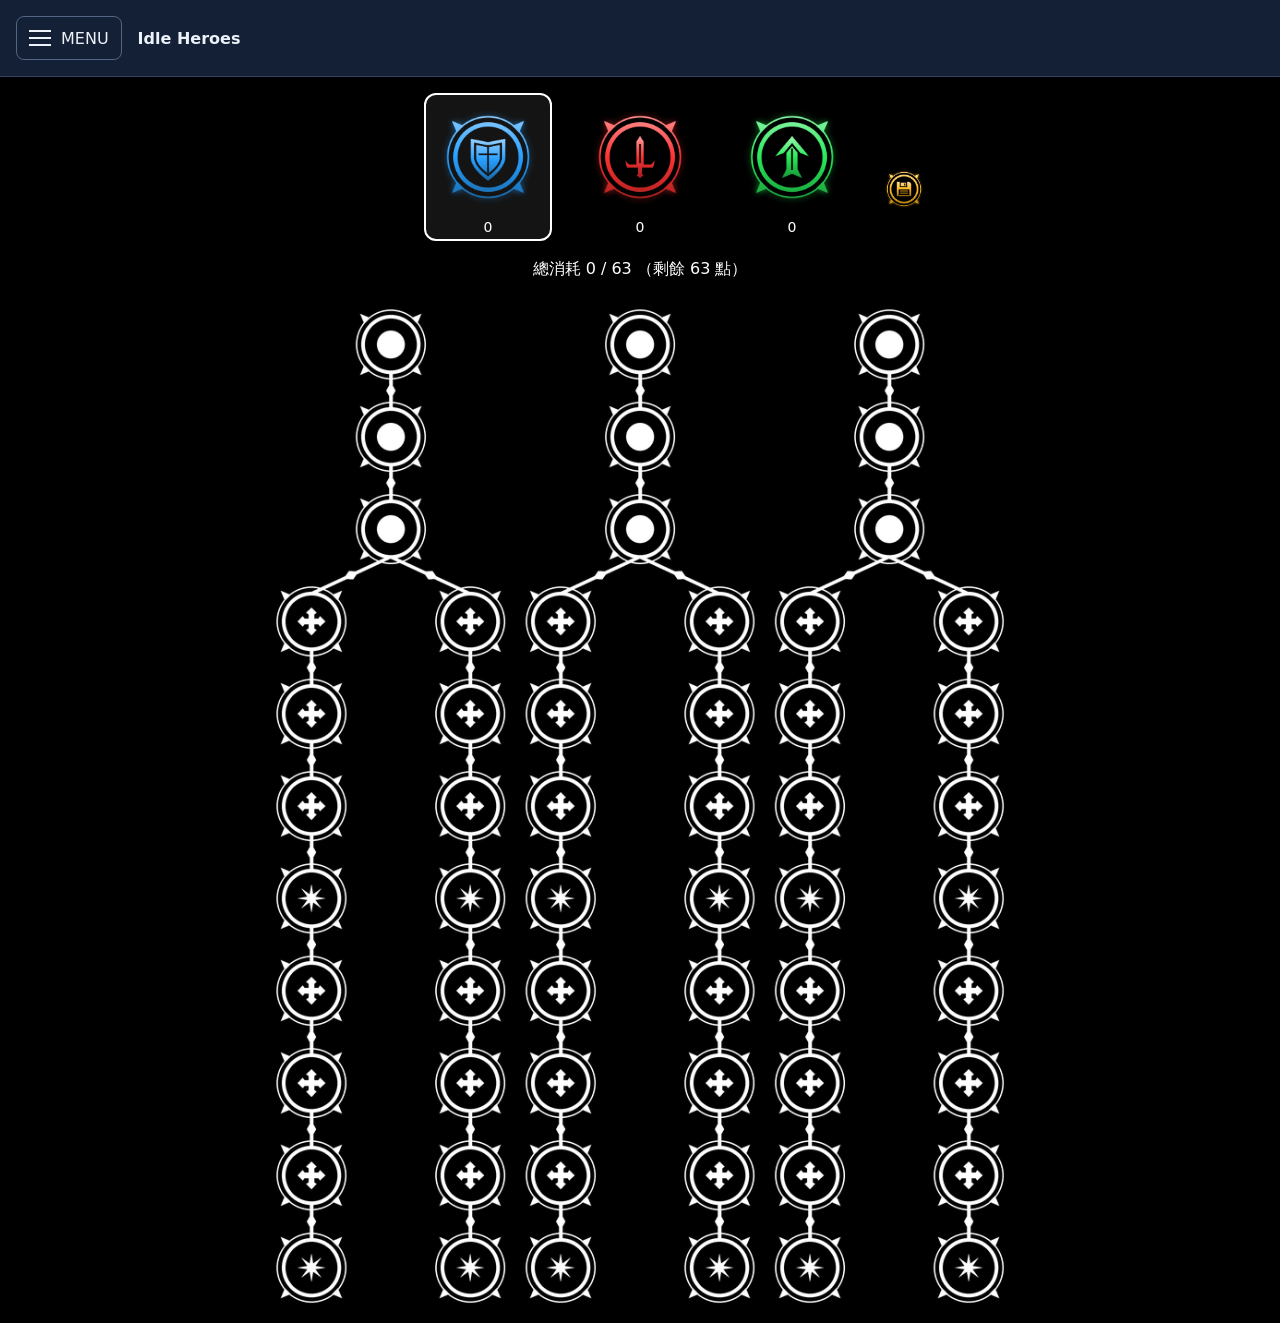
<file: Imprint/imprint.html>
<!doctype html>
<html lang="zh-Hant">
  <head>
    <meta charset="utf-8">
    <meta name="viewport" content="width=device-width, initial-scale=1">
    <meta name="description" content="黑底互動技能樹：盾牌、劍、向上箭頭的已選取節點與兩端皆選取的連接線，分別呈現亮藍、亮紅、亮綠色。">
    <title>互動技能樹</title>
    <link rel="stylesheet" href="../site-navigation.css">
    <style>
      :root {
        color-scheme: dark;
        --inactive: #fff;
        --active: #ff2038;
      }

      * {
        box-sizing: border-box;
      }

      body {
        margin: 0;
        background: #000;
        color: #fff;
        font-family: system-ui, sans-serif;
      }

      main {
        max-width: 768px;
        margin-inline: auto;
      }

      .tree-switcher {
        --tool-icon-size: clamp(32px, 6vw, 48px);
        --tree-gap: clamp(8px, 3vw, 24px);
        display: grid;
        grid-template-columns: minmax(var(--tool-icon-size), 1fr) repeat(3, minmax(0, 128px)) minmax(var(--tool-icon-size), 1fr);
        justify-content: center;
        gap: var(--tree-gap);
        padding: 16px;
      }

      .tree-switcher > .tree-choice:first-child {
        grid-column: 2;
      }

      .tree-choice {
        min-width: 0;
        padding: 4px;
        border: 2px solid transparent;
        border-radius: 12px;
        background: transparent;
        color: inherit;
        font: inherit;
        cursor: pointer;
        touch-action: manipulation;
      }

      .tree-choice:hover, .tree-tool:hover:not(:disabled) {
        background: #141414;
      }

      .tree-choice[aria-pressed="true"] {
        border-color: #fff;
        background: #141414;
      }

      .tree-choice:focus-visible, .tree-tool:focus-visible, #share-url:focus-visible {
        outline: 2px solid #ffd166;
        outline-offset: 3px;
      }

      .tree-choice img {
        display: block;
        width: 100%;
        height: auto;
      }

      .tree-cost {
        display: block;
        margin-top: 4px;
        font-size: 14px;
        font-variant-numeric: tabular-nums;
      }

      .arrow-tools {
        position: relative;
        min-width: 0;
      }

      .arrow-tools > .tree-choice {
        display: block;
        width: 100%;
      }

      .tree-tools {
        position: absolute;
        /* Keep the save button in its original lower slot. */
        top: calc(6px + var(--tool-icon-size) + clamp(4px, 1vw, 8px));
        left: calc(100% + var(--tree-gap));
        display: flex;
        flex-direction: column;
        align-items: flex-start;
        /* Solid artwork starts at y=47 in both 320px icons; the arrow has a 6px inset. */
        padding-top: calc((100% - 12px - var(--tool-icon-size)) * 47 / 320);
      }

      .tree-tools img {
        display: block;
        width: var(--tool-icon-size);
        height: auto;
      }

      .tree-tool {
        display: block;
        padding: 0;
        border: 0;
        border-radius: 8px;
        background: transparent;
        color: inherit;
        cursor: pointer;
        touch-action: manipulation;
      }

      .tree-tool:disabled { cursor: not-allowed; opacity: .5; }
      #share-result { margin: 16px; }
      #share-result label { display: block; margin-bottom: 8px; }
      #share-url {
        width: 100%;
        padding: 12px;
        border: 1px solid #526583;
        border-radius: 8px;
        background: #141414;
        color: inherit;
        font: inherit;
      }
      #share-status { line-height: 1.6; }
      .muted { color: #aab8cd; }

      .budget-summary {
        margin: 0 16px 8px;
        text-align: center;
        line-height: 1.5;
        font-variant-numeric: tabular-nums;
      }

      .tree-scroll {
        overflow-x: auto;
      }

      .tree-scroll[data-tree="shield"] {
        --active: #20a0ff;
      }

      .tree-scroll[data-tree="arrow"] {
        --active: #20ff60;
      }

      .skill-tree {
        display: block;
        width: 100%;
        max-width: 768px;
        height: auto;
      }

      .node-color,
      .connection {
        fill: var(--inactive);
      }

      .is-selected {
        fill: var(--active);
      }

      .node {
        cursor: pointer;
        outline: none;
        touch-action: manipulation;
        -webkit-tap-highlight-color: transparent;
      }

      .hit-area {
        fill: transparent;
        pointer-events: all;
      }

      .focus-ring {
        fill: none;
        stroke: #ffd166;
        stroke-width: 2;
        stroke-dasharray: 4 4;
        visibility: hidden;
        pointer-events: none;
      }

      .node:focus-visible .focus-ring {
        visibility: visible;
      }

      .sr-only {
        position: absolute;
        width: 1px;
        height: 1px;
        overflow: hidden;
        clip-path: inset(50%);
        white-space: nowrap;
      }

      .message {
        margin: 1rem;
        line-height: 1.6;
      }

      .error {
        color: #ff9a9a;
      }
    </style>
  </head>
  <body>
    <header class="site-header">
      <details class="site-navigation">
        <summary>
          <span class="site-hamburger" aria-hidden="true">
            <span></span>
            <span></span>
            <span></span>
          </span>
          <span>MENU</span>
        </summary>
        <nav aria-label="工具導覽">
          <a href="../index.html">首頁</a>
          <a href="../Cloud/CloudIsland.html">雲舒島</a>
          <a href="./imprint.html" aria-current="page">印痕灌注</a>
        </nav>
      </details>
      <span class="site-name">Idle Heroes</span>
    </header>
    <main id="app" aria-busy="true">
      <h1 class="sr-only" id="tree-title">盾牌技能樹</h1>
      <p class="sr-only" id="tree-description">
        頂端的盾牌、劍、弓箭按鈕可切換各自獨立的技能樹，一次只顯示一份，切換時保留各自的選取狀態。
        每份技能樹包含三組節點，每組有三個起始節點，再分為左右兩條各八個節點的分支。
        點擊可選取或取消選取；Tab 可切換節點，Enter 或空白鍵可切換選取狀態。
        三份技能樹共用 63 點消耗上限，各分支第 8 個節點消耗 2 點，其餘節點消耗 1 點。
        點數足夠時，啟用節點會一併啟用所有前置節點，分支節點也包含該組的三個起始節點，已啟用節點不重複計費。
        若超過上限，只會沿目標節點的前置路徑由前往後啟用到剛好 63 點；無法剛好達到時不變更任何節點。
        取消節點會一併停用所有依賴它的後續節點；不依賴此節點的分支與其他組技能樹不受影響。
        停用節點會退回對應消耗，三個圖標下方分別顯示各份技能樹的目前消耗。
        未選取時保留灰階圖案；選取後圓圈與中心圖案的顏色，盾牌為亮藍色、劍為亮紅色、向上箭頭為亮綠色。
        只有相鄰兩端節點都選取時，連接線才會套用該技能樹的顏色。
        儲存按鈕可產生分享網址，只記錄三份技能樹的選取；開啟分享網址時預設顯示盾牌技能樹。
        圖形會依螢幕寬度等比例縮放，最大不超過原圖大小；一般網址重新整理後會清除選取，分享網址則還原儲存當下的設定。
      </p>
      <nav class="tree-switcher" aria-label="選擇技能樹">
        <button type="button" class="tree-choice" id="choose-shield" data-tree="shield"
          aria-label="盾牌技能樹" aria-pressed="true" aria-controls="tree-scroll" aria-describedby="cost-shield">
          <img src="Icons/shield_blue.png" alt="藍色盾牌" width="320" height="320" draggable="false">
          <span class="tree-cost" id="cost-shield"><span class="cost-value">0</span></span>
        </button>
        <button type="button" class="tree-choice" id="choose-sword" data-tree="sword"
          aria-label="劍技能樹" aria-pressed="false" aria-controls="tree-scroll" aria-describedby="cost-sword">
          <img src="Icons/sword_red.png" alt="紅色劍" width="320" height="320" draggable="false">
          <span class="tree-cost" id="cost-sword"><span class="cost-value">0</span></span>
        </button>
        <div class="arrow-tools">
          <button type="button" class="tree-choice" id="choose-arrow" data-tree="arrow"
            aria-label="弓箭技能樹" aria-pressed="false" aria-controls="tree-scroll" aria-describedby="cost-arrow">
            <img src="Icons/arrow_green.png" alt="綠色弓箭" width="320" height="320" draggable="false">
            <span class="tree-cost" id="cost-arrow"><span class="cost-value">0</span></span>
          </button>
          <div class="tree-tools">
            <button type="button" class="tree-tool" id="share-settings" aria-label="產生分享網址"
              title="產生分享網址" aria-controls="share-result" disabled>
              <img src="Icons/save_gold.png" alt="" width="320" height="320" draggable="false">
            </button>
          </div>
        </div>
      </nav>
      <p class="budget-summary">
        總消耗 <span id="total-cost">0</span> / <span id="budget-limit">63</span>
        （剩餘 <span id="remaining-cost">63</span> 點）
      </p>
      <div id="share-result" hidden>
        <label for="share-url">分享網址</label>
        <input id="share-url" type="text" readonly>
        <p id="share-status" class="muted" role="status"></p>
      </div>
      <p class="message error" id="state-error" role="alert" hidden></p>
      <p class="message error" id="icon-error" role="alert" hidden>
        無法載入部分圖示。請確認 imprint.html 旁的 Icons 資料夾內含 shield_blue.png、
        sword_red.png、arrow_green.png、save_gold.png，再重新整理。
      </p>
      <p class="message" id="loading" role="status">正在載入技能樹…</p>
      <p class="message error" id="label-error" role="alert" hidden></p>
      <p class="message error" id="load-error" role="alert" hidden>
        無法載入技能樹圖片。請確認 imprint.html 旁的 Icons 資料夾內含 tree.png，再重新整理。
      </p>
      <div class="tree-scroll" id="tree-scroll" data-tree="shield" hidden>
        <svg
          class="skill-tree"
          xmlns="http://www.w3.org/2000/svg"
          viewBox="0 0 768 1034"
          role="group"
          aria-labelledby="tree-title"
          aria-describedby="tree-description"
        >
          <defs>
            <mask id="art-mask" maskUnits="userSpaceOnUse"
              x="0" y="0" width="768" height="1034" style="mask-type: luminance">
              <image id="artwork" width="768" height="1034"/>
            </mask>
          </defs>
          <g mask="url(#art-mask)" aria-hidden="true">
            <rect width="768" height="1034" fill="var(--inactive)"/>
            <g id="connections"></g>
            <g id="node-colors"></g>
          </g>
          <g id="node-buttons"></g>
        </svg>
      </div>
      <noscript>
        <p class="message error">此技能樹需要 JavaScript，請啟用後重新載入頁面。</p>
      </noscript>
    </main>
    <script src="node-labels.js"></script>
    <script src="../shared-state.js"></script>
    <script>
      "use strict";

      const svgNamespace = "http://www.w3.org/2000/svg";
      const nodeSize = 76;
      const budgetLimit = 63;
      const treeChoices = Array.from(document.querySelectorAll(".tree-choice"));
      const selectionsByTree = new Map(
        treeChoices.map((button) => [button.dataset.tree, new Set()]),
      );
      let activeTree = "shield";
      let selectedNodes = selectionsByTree.get(activeTree);
      const shareBaseUrl = "https://howlongbean.github.io/idleheroes.github.io/Imprint/imprint.html";
      const shareSettingsButton = document.getElementById("share-settings");
      const stateError = document.getElementById("state-error");
      const { invalidateShareUrl, generateShareUrl } = createShareControls({
        baseUrl: shareBaseUrl,
        getState: getSharedState,
        validateState: validateSharedState,
      });
      const nodes = [];
      const connections = [];
      const rootRows = [56, 148, 240];
      const branchRows = [333, 425, 517, 610, 702, 794, 886, 978];
      const trees = [
        { rootX: 135, leftX: 55, rightX: 214 },
        { rootX: 384, leftX: 304, rightX: 463 },
        { rootX: 633, leftX: 554, rightX: 713 },
      ];

      const labelData = typeof NODE_LABELS === "undefined" ? undefined : NODE_LABELS;

      function validateLabels(labels, count, path) {
        if (!Array.isArray(labels) || labels.length !== count
          || Array.from(labels).some((label) => typeof label !== "string" || label.trim() === "")) {
          const message = `節點名稱設定錯誤：${path} 必須包含 ${count} 個非空白文字。請檢查與 imprint.html 同資料夾的 node-labels.js。`;
          const error = document.getElementById("label-error");
          error.textContent = message;
          error.hidden = false;
          document.getElementById("loading").hidden = true;
          document.getElementById("app").setAttribute("aria-busy", "false");
          for (const choice of treeChoices) {
            choice.disabled = true;
          }
          throw new Error(message);
        }
      }

      validateLabels(labelData?.roots, rootRows.length, "roots");
      for (const choice of treeChoices) {
        for (let group = 1; group <= trees.length; group++) {
          for (const side of ["left", "right"]) {
            validateLabels(
              labelData?.branches?.[choice.dataset.tree]?.[`group${group}`]?.[side],
              branchRows.length,
              `branches.${choice.dataset.tree}.group${group}.${side}`,
            );
          }
        }
      }

      for (const [treeIndex, tree] of trees.entries()) {
        const prefix = `tree-${treeIndex + 1}`;
        rootRows.forEach((y, index) => {
          const id = `${prefix}-root-${index + 1}`;
          nodes.push({
            id, x: tree.rootX, y,
            cost: 1,
            group: treeIndex + 1, side: "root", labelIndex: index,
          });
          if (index > 0) {
            connections.push({ from: `${prefix}-root-${index}`, to: id });
          }
        });

        for (const [side, x] of [
          ["left", tree.leftX],
          ["right", tree.rightX],
        ]) {
          branchRows.forEach((y, index) => {
            const id = `${prefix}-${side}-${index + 1}`;
            nodes.push({
              id, x, y,
              cost: index === 7 ? 2 : 1,
              group: treeIndex + 1, side, labelIndex: index,
            });
            connections.push({
              from: index === 0 ? `${prefix}-root-3` : `${prefix}-${side}-${index}`,
              to: id,
            });
          });
        }
      }

      function createSvgElement(tag, attributes) {
        const element = document.createElementNS(svgNamespace, tag);
        for (const [name, value] of Object.entries(attributes)) {
          element.setAttribute(name, String(value));
        }
        return element;
      }

      const nodesById = new Map(nodes.map((node) => [node.id, node]));
      const parentById = new Map(connections.map(({ from, to }) => [to, from]));
      const childrenById = new Map(nodes.map((node) => [node.id, []]));
      for (const { from, to } of connections) {
        childrenById.get(from).push(to);
      }
      const nodeElements = [];
      const connectionLayer = document.getElementById("connections");
      const colorLayer = document.getElementById("node-colors");
      const buttonLayer = document.getElementById("node-buttons");

      // The image mask preserves the original texture; node colors cover line endpoints.
      const connectionElements = connections.map((connection) => {
        const from = nodesById.get(connection.from);
        const to = nodesById.get(connection.to);
        const vertical = from.x === to.x;
        const element = createSvgElement("rect", {
          class: "connection",
          "data-from": from.id,
          "data-to": to.id,
          x: vertical ? from.x - 12 : Math.min(from.x, to.x),
          y: from.y,
          width: vertical ? 24 : Math.abs(from.x - to.x),
          height: to.y - from.y,
        });
        connectionLayer.append(element);
        return { ...connection, element };
      });

      function deactivateNode(id) {
        selectedNodes.delete(id);
        for (const childId of childrenById.get(id)) {
          deactivateNode(childId);
        }
      }

      function getSelectionCost(selection) {
        let cost = 0;
        for (const id of selection) {
          cost += nodesById.get(id).cost;
        }
        return cost;
      }

      function getTotalCost() {
        let total = 0;
        for (const selection of selectionsByTree.values()) {
          total += getSelectionCost(selection);
        }
        return total;
      }

      function getSharedState() {
        return {
          version: 1,
          selections: Object.fromEntries(
            Array.from(selectionsByTree, ([tree, selection]) => [tree, [...selection]]),
          ),
        };
      }

      function validateSharedState(state) {
        if (!state || typeof state !== "object" || Array.isArray(state) || state.version !== 1) {
          throw new SharedStateError("分享設定版本不支援或格式錯誤。");
        }
        if (!state.selections || typeof state.selections !== "object" || Array.isArray(state.selections)
          || Object.keys(state.selections).length !== selectionsByTree.size) {
          throw new SharedStateError("分享設定必須包含三份技能樹。");
        }
        const restoredSelections = new Map();
        let total = 0;
        for (const tree of selectionsByTree.keys()) {
          const ids = state.selections[tree];
          if (!Array.isArray(ids) || ids.length > nodes.length
            || ids.some(id => typeof id !== "string" || !nodesById.has(id))) {
            throw new SharedStateError("分享設定包含無效的技能樹節點。");
          }
          const selection = new Set(ids);
          if (selection.size !== ids.length) {
            throw new SharedStateError("分享設定包含重複的技能樹節點。");
          }
          for (const id of selection) {
            const parent = parentById.get(id);
            if (parent !== undefined && !selection.has(parent)) {
              throw new SharedStateError("分享設定缺少技能樹的前置節點。");
            }
          }
          total += getSelectionCost(selection);
          restoredSelections.set(tree, selection);
        }
        if (total > budgetLimit) {
          throw new SharedStateError(`分享設定的總消耗超過 ${budgetLimit} 點。`);
        }
        return restoredSelections;
      }

      async function initializeSelections() {
        const treeScroll = document.getElementById("tree-scroll");
        const controls = [...treeChoices, shareSettingsButton];
        controls.forEach(button => { button.disabled = true; });
        treeScroll.inert = true;
        try {
          const parameters = new URLSearchParams(window.location.search);
          if (!parameters.has("state")) return;
          if (parameters.getAll("state").length !== 1) {
            throw new SharedStateError("網址中有重複的 state 參數。");
          }
          const state = await decodeSharedState(parameters.get("state"));
          const restoredSelections = validateSharedState(state);
          for (const [tree, selection] of restoredSelections) {
            selectionsByTree.set(tree, selection);
          }
          setActiveTree("shield");
        } catch (error) {
          if (!(error instanceof SharedStateError)) throw error;
          stateError.textContent = `無法還原分享設定：${error.message} 目前顯示空白技能樹。`;
          stateError.hidden = false;
        } finally {
          controls.forEach(button => { button.disabled = false; });
          treeScroll.inert = false;
        }
      }

      function setActiveTree(tree) {
        activeTree = tree;
        selectedNodes = selectionsByTree.get(activeTree);
        for (const choice of treeChoices) {
          const active = choice.dataset.tree === activeTree;
          choice.setAttribute("aria-pressed", String(active));
          if (active) {
            document.getElementById("tree-title").textContent = choice.getAttribute("aria-label");
          }
        }
        document.getElementById("tree-scroll").dataset.tree = activeTree;
        renderSelection();
      }

      function toggleNode(id) {
        if (selectedNodes.has(id)) {
          deactivateNode(id);
        } else {
          const path = [];
          for (let current = id; current !== undefined; current = parentById.get(current)) {
            if (!selectedNodes.has(current)) {
              path.push(current);
            }
          }
          path.reverse();
          const remaining = budgetLimit - getTotalCost();
          const pending = [];
          let addedCost = 0;
          for (const nodeId of path) {
            const cost = nodesById.get(nodeId).cost;
            if (addedCost + cost > remaining) {
              break;
            }
            pending.push(nodeId);
            addedCost += cost;
          }
          const complete = pending.length === path.length;
          if (complete || (pending.length > 0 && addedCost === remaining)) {
            for (const nodeId of pending) {
              selectedNodes.add(nodeId);
            }
          }
        }
        invalidateShareUrl();
        renderSelection();
      }

      function renderSelection() {
        for (const node of nodeElements) {
          const data = nodesById.get(node.id);
          const label = data.side === "root"
            ? labelData.roots[data.labelIndex]
            : labelData.branches[activeTree][`group${data.group}`][data.side][data.labelIndex];
          node.button.setAttribute("aria-label", label);
          node.title.textContent = label;
          const selected = selectedNodes.has(node.id);
          node.button.setAttribute("aria-pressed", String(selected));
          node.color.classList.toggle("is-selected", selected);
        }
        for (const connection of connectionElements) {
          connection.element.classList.toggle(
            "is-selected",
            selectedNodes.has(connection.from) && selectedNodes.has(connection.to),
          );
        }
        for (const choice of treeChoices) {
          choice.querySelector(".cost-value").textContent = String(
            getSelectionCost(selectionsByTree.get(choice.dataset.tree)),
          );
        }
        const total = getTotalCost();
        document.getElementById("total-cost").textContent = String(total);
        document.getElementById("budget-limit").textContent = String(budgetLimit);
        document.getElementById("remaining-cost").textContent = String(budgetLimit - total);
      }

      for (const node of nodes) {
        const bounds = {
          x: node.x - nodeSize / 2,
          y: node.y - nodeSize / 2,
          width: nodeSize,
          height: nodeSize,
        };
        const color = createSvgElement("rect", {
          ...bounds, class: "node-color", "data-node": node.id,
        });
        colorLayer.append(color);

        const button = createSvgElement("g", {
          id: node.id,
          class: "node",
          role: "button",
          tabindex: 0,
          "aria-pressed": "false",
          "data-cost": node.cost,
        });
        const title = createSvgElement("title", {});
        button.append(
          title,
          createSvgElement("rect", { ...bounds, class: "hit-area", "aria-hidden": "true" }),
          createSvgElement("rect", {
            class: "focus-ring",
            x: bounds.x - 3,
            y: bounds.y - 3,
            width: nodeSize + 6,
            height: nodeSize + 6,
            rx: 12,
            "aria-hidden": "true",
          }),
        );
        nodeElements.push({ id: node.id, button, color, title });
        button.addEventListener("click", () => toggleNode(node.id));
        button.addEventListener("keydown", (event) => {
          if (event.key === "Enter" || event.key === " ") {
            event.preventDefault();
            if (!event.repeat) {
              toggleNode(node.id);
            }
          }
        });
        buttonLayer.append(button);
      }

      renderSelection();

      for (const button of treeChoices) {
        button.addEventListener("click", () => {
          setActiveTree(button.dataset.tree);
        });
      }

      shareSettingsButton.addEventListener("click", generateShareUrl);
      initializeSelections();

      for (const icon of document.querySelectorAll(".tree-switcher img")) {
        const showIconError = () => {
          document.getElementById("icon-error").hidden = false;
        };
        icon.addEventListener("error", showIconError);
        if (icon.complete && icon.naturalWidth === 0) {
          showIconError();
        }
      }

      const artwork = document.getElementById("artwork");
      artwork.addEventListener("load", () => {
        document.getElementById("loading").hidden = true;
        document.getElementById("load-error").hidden = true;
        document.getElementById("tree-scroll").hidden = false;
        document.getElementById("app").setAttribute("aria-busy", "false");
      });
      artwork.addEventListener("error", () => {
        document.getElementById("loading").hidden = true;
        document.getElementById("tree-scroll").hidden = true;
        document.getElementById("load-error").hidden = false;
        document.getElementById("app").setAttribute("aria-busy", "false");
      });
      artwork.setAttribute("href", "Icons/tree.png");
    </script>
  </body>
</html>
</file>
<file: site-navigation.css>
.site-header {
  position: sticky;
  top: 0;
  z-index: 10;
  display: flex;
  align-items: center;
  gap: 16px;
  padding: 16px;
  border-bottom: 1px solid #34445e;
  background: #142035;
  color: #edf2fa;
}

.site-header .site-name { font-weight: 700; }
.site-navigation { position: relative; }
.site-navigation summary {
  display: flex;
  align-items: center;
  gap: 10px;
  min-height: 44px;
  padding: 10px 12px;
  border: 1px solid #526583;
  border-radius: 8px;
  cursor: pointer;
  list-style: none;
}

.site-navigation summary::-webkit-details-marker { display: none; }
.site-navigation summary:hover,
.site-navigation[open] summary { background: #263953; }
.site-hamburger { display: grid; gap: 5px; width: 22px; }
.site-hamburger span { height: 2px; background: currentColor; }
.site-navigation nav {
  position: absolute;
  top: calc(100% + 8px);
  left: 0;
  display: grid;
  gap: 4px;
  width: 260px;
  max-width: calc(100vw - 32px);
  padding: 8px;
  border: 1px solid #526583;
  border-radius: 10px;
  background: #142035;
  box-shadow: 0 12px 32px #0006;
}

.site-navigation a {
  display: block;
  padding: 12px;
  border-radius: 6px;
  color: inherit;
  text-decoration: none;
}

.site-navigation a:hover,
.site-navigation a[aria-current="page"] { background: #263953; }
.site-navigation summary:focus-visible,
.site-navigation a:focus-visible {
  outline: 2px solid #94bbff;
  outline-offset: 3px;
}
</file>
